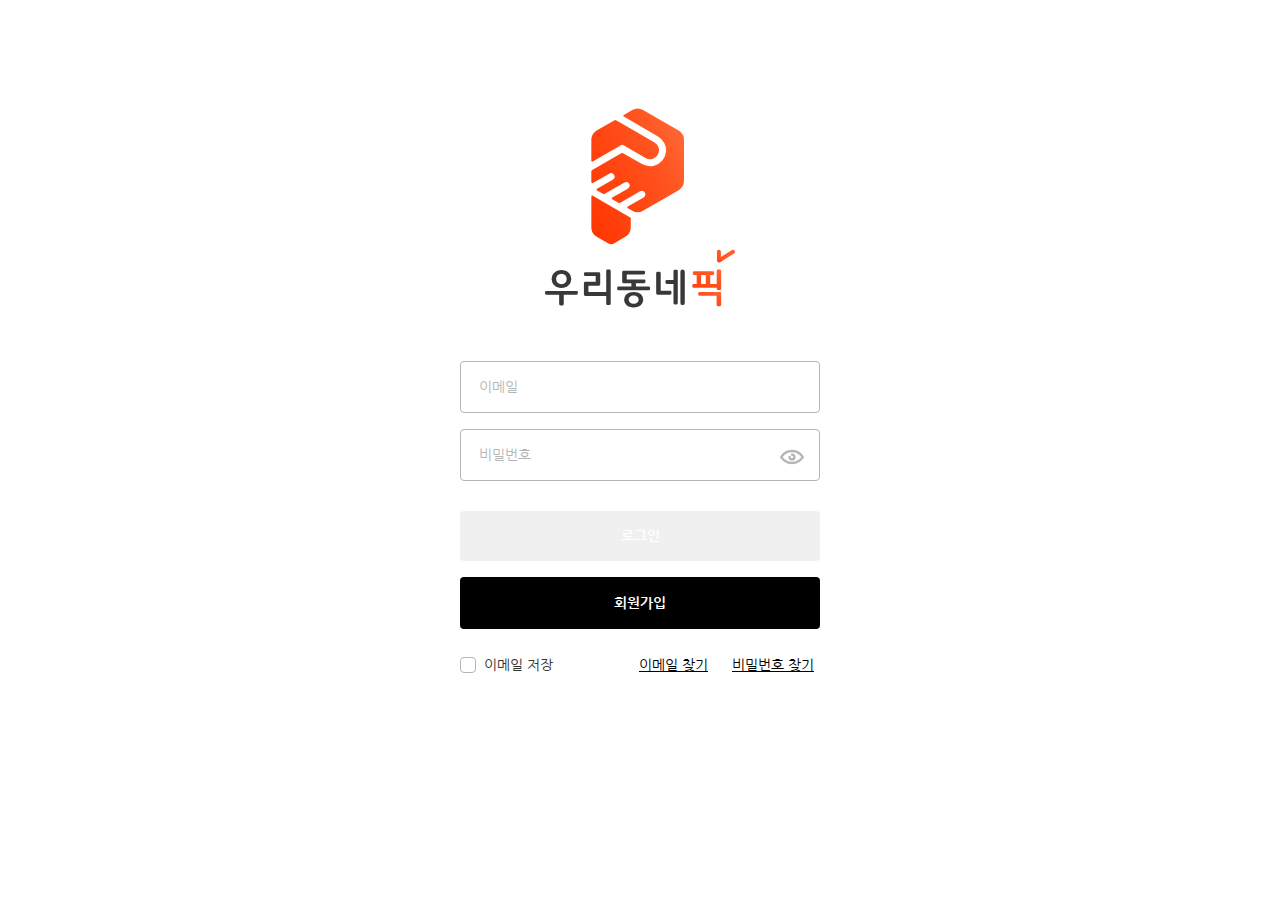
<file: index.html>
<!DOCTYPE html>
<html lang="en">

<head>
    <meta charset="UTF-8">
    <meta http-equiv="X-UA-Compatible" content="IE=edge">
    <meta name="viewport" content="width=device-width, initial-scale=1.0">
    <title>우리동네픽</title>
    <link rel="shortcut icon" href="img/title_icon2x.ico">
    <!-- 나눔고딕 -->
    <link href="https://fonts.googleapis.com/css?family=Nanum+Gothic&display=swap" rel="stylesheet">
    <link rel="stylesheet" href="css/reset.css">
    <link rel="stylesheet" href="css/login.css">
    <link rel="stylesheet" href="css/jellycheck.css">
</head>

<body>
    <div class="wrap" id="wrap">
        <header class="header" role="banner">
            <!-- <button class="btn-night">나이트 모드</button> -->
            <div class="header-inner">
                <img src="img/main-logo.svg" class="logo" alt="우리동네픽 로고">
            </div>
        </header>
        <div class="container" id="container">
            <!-- content -->
            <div class="content">
                <div class="login-wrap">
                    <div class="logint-fail-wrap-position"></div>
                    <!-- <div class="login-fail-wrap">
                        <img class="info-red" src="./img/info-white.svg" alt="info-red">
                        <p>아이디(이메일) 또는 비밀번호가<br/>일치하지 않습니다.</p>
                    </div> -->
                    <form class="form-login">
                        <div class="input-row" id="id_line">
                            <input type="text" name="id" id="id" placeholder="이메일" class="input-text" max="41" autocomplete="off" onkeyup="checkValue()">
                            <!-- <p class="fail-text">이메일을 올바르게 입력해주세요</p> -->
                        </div>
                        <div class="input-row" id="pw_line">
                            <input type="password" name="pw" id="pw" placeholder="비밀번호" class="input-text" max="16" onkeyup="checkValue()">
                            <img class="pw-eye" src="./img/pw_eye.svg" alt="eye-icon" id="pw_eye">
                        </div>
                    </form>
                    <div class="btn-login-wrap">
                        <button type="submit" class="btn-login" id="btn_login">로그인</button>
                    </div>
                    <a href="join.html" rel="stylesheet" class="link-join">회원가입</a>
                    <div class="login-keep-find-wrap">
                        <form class="login-keep-wrap">
                            <!-- <input id="keep" type="checkbox">
                            <label for="keep"><em></em>이메일 저장</label> -->
                            <label class="jellycheck">
                                <input type="checkbox" id="keep">
                                <span class="icon"></span>
                                <span class="label-text">이메일 저장</span>
                            </label>
                        </form>
                        <span class="login-find-wrap">
                            <button class="textButton" id="findID">이메일 찾기</button>
                            <a href=""></a>
                            <button class="textButton" id="findPW">비밀번호 찾기</button>
                        </span>
                    </div>
                </div>
            </div>
        </div>
        <!-- content -->
    </div>
    <script src="script/login.js"></script>
</body>

</html>
</file>
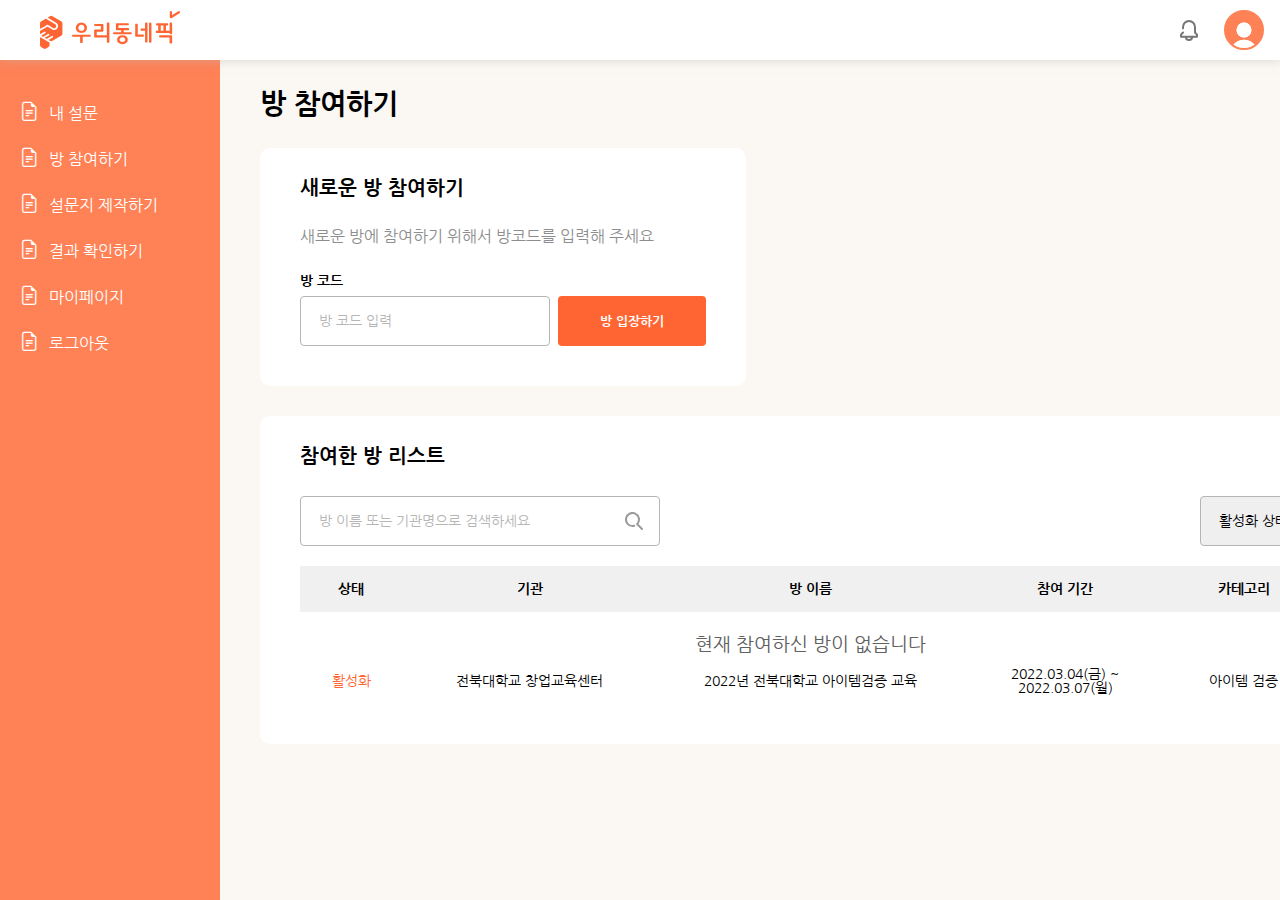
<file: home.html>
<!DOCTYPE html>
<html lang="ko">

<head>
    <meta charset="UTF-8">
    <meta http-equiv="X-UA-Compatible" content="IE=edge">
    <meta name="viewport" content="width=device-width, initial-scale=1.0">
    <title>우리동네픽</title>
    <link rel="stylesheet" href="https://cdn.jsdelivr.net/npm/bootstrap-icons@1.8.1/font/bootstrap-icons.css">
    <!-- 나눔고딕 -->
    <link href="https://fonts.googleapis.com/css?family=Nanum+Gothic&display=swap" rel="stylesheet">
    <link rel="stylesheet" href="./css/reset.css">
    <link rel="stylesheet" href="./css/header.css">
    <link rel="stylesheet" href="./css/navigation.css">
    <!-- <link rel="stylesheet" href="./css/board01.css"> -->
    <link rel="stylesheet" href="./css/room_join.css">
    <!-- 아이콘 -->
    <link rel="shortcut icon" href="img/title_icon2x.ico">
    <style>
        body {
            background-color: #FBF7F2;
        }
    </style>
</head>

<body>
    <header class="header">
        <div class="header-wrapper">
            <h1 class="header-start">
                <!-- <button class="header-hamberger">&#9776;</button> -->
                <div class="header-logo"></div>
            </h1>
            <div class="header-center"></div>
            <div class="header-end">
                <button class="header-alarm"></button>
                <button class="header-profile"></button>
            </div>
        </div>
    </header>

    <nav class="nav">
        <ul class="nav-wrapper">
            <li>
                <button class="nav-menu" type="button">
                    <i class="bi bi-file-earmark-text"></i>
                    <p class="nav-text">내 설문</p>
                </button>
            </li>
            <li>
                <button class="nav-menu" type="button">
                    <i class="bi bi-file-earmark-text"></i>
                    <p class="nav-text">방 참여하기</p>
                </button>
            </li>
            <li>
                <button class="nav-menu" type="button">
                    <i class="bi bi-file-earmark-text"></i>
                    <p class="nav-text">설문지 제작하기</p>
                </button>
            </li>
            <li>
                <button class="nav-menu" type="button">
                    <i class="bi bi-file-earmark-text"></i>
                    <p class="nav-text">결과 확인하기</p>
                </button>
            </li>
            <li>
                <button class="nav-menu" type="button">
                    <i class="bi bi-file-earmark-text"></i>
                    <p class="nav-text">마이페이지</p>
                </button>
            </li>
            <li>
                <button class="nav-menu" type="button">
                    <i class="bi bi-file-earmark-text"></i>
                    <p class="nav-text">로그아웃</p>
                </button>
            </li>
        </ul>
    </nav>

    <div class="content-wrapper">
        <article class="content">
            <header>방 참여하기</header>
            <div class="box-room-join">
                <p class="content-header">새로운 방 참여하기</p>
                <p class="content-text">새로운 방에 참여하기 위해서 방코드를 입력해 주세요</p>
                <form class="form-room-join">
                    <div class="form-input">
                        <label for="room_number">방 코드</label>
                        <input class="form-input-text-small" placeholder="방 코드 입력" id="room_number" type="number">
                    </div>
                    <button type="submit" class="button-small" >방 입장하기</button>
                </form>
            </div>

            <div class="box-room-list">
                <p class="content-header">참여한 방 리스트</p>
                <form class="form-room-list">
                    <input class="form-search-room-list" placeholder="방 이름 또는 기관명으로 검색하세요" id="room_search" type="text">
                    <img class="form-search-icon" src="./img/search_icon.svg" alt="search_icon">
                    <select class="form-select-sort" name="sort" id="sort">
                        <option value="state">활성화 상태</option>
                        <option value="date">참여기간</option>
                        <option value="cate">카테고리</option>
                    </select>
                    <img class="select-arrow" src="./img/arrow_down_small.svg" alt="arrow_down_small">
                </form>
                <div class="title-room-list">
                    <span class="title-state">상태</span>
                    <span class="title-company">기관</span>
                    <span class="title-name">방 이름</span>
                    <span class="title-date">참여 기간</span>
                    <span class="title-cate">카테고리</span>
                </div>
                <p id="list_none">현재 참여하신 방이 없습니다</p>
                <ul class="list-room">
                    <li>
                        <span class="list-state">활성화</span>
                        <span class="list-company">전북대학교 창업교육센터</span>
                        <span class="list-name">2022년 전북대학교 아이템검증 교육</span>
                        <span class="list-date">2022.03.04(금) ~ 2022.03.07(월)</span>
                        <span class="list-cate">아이템 검증</span>
                    </li>
                </ul>
            </div>
            
        </article>
    </div>

</body>

</html>
</file>
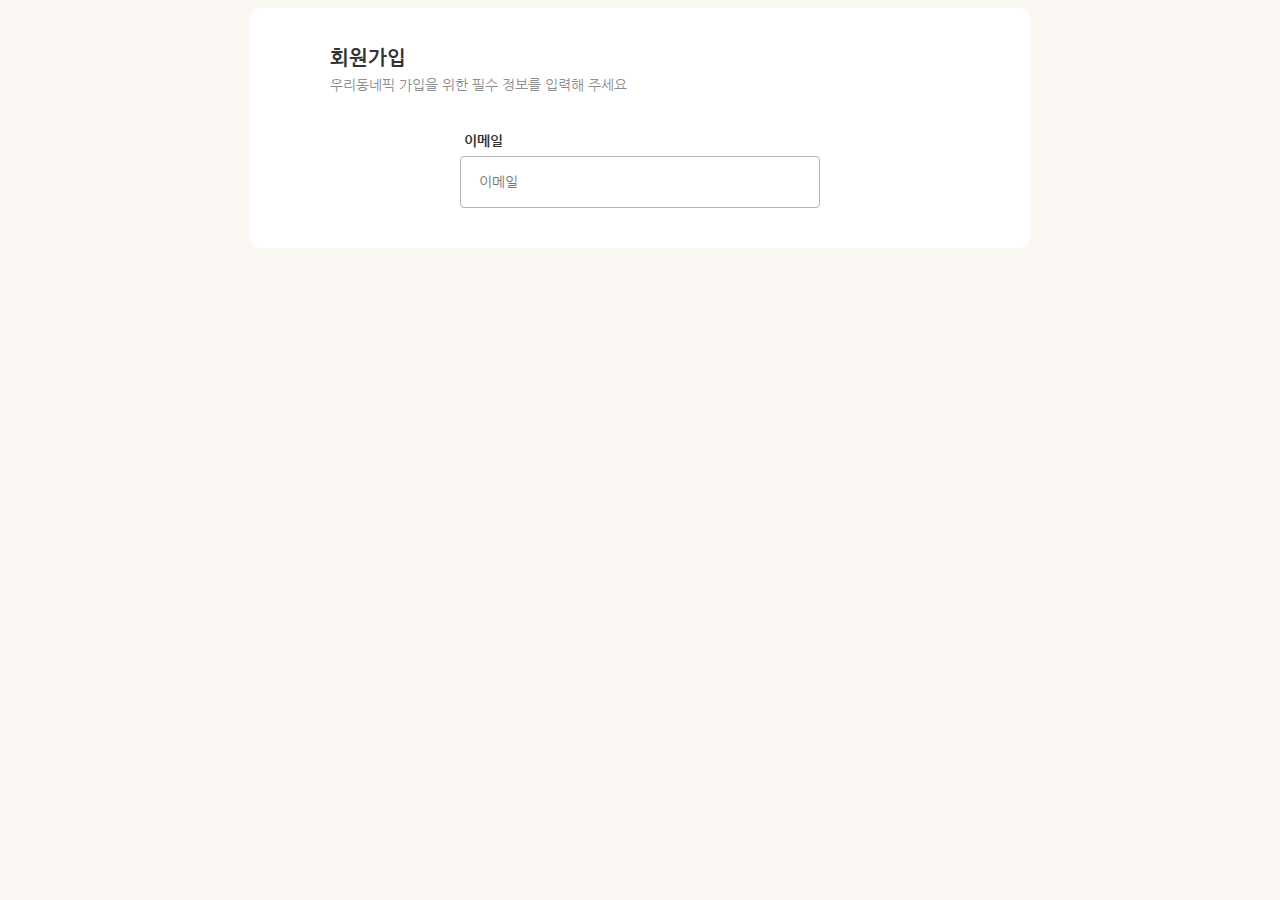
<file: join.html>
<!DOCTYPE html>
<html lang="ko">
<head>
    <meta charset="UTF-8">
    <meta http-equiv="X-UA-Compatible" content="IE=edge">
    <meta name="viewport" content="width=device-width, initial-scale=1.0">
    <title>우리동네픽 : 회원가입</title>
    <link rel="shortcut icon" href="img/title_icon2x.ico">
    <link href="https://fonts.googleapis.com/css?family=Nanum+Gothic&display=swap" rel="stylesheet">
    <link rel="stylesheet" href="css/join.css">
    <style>
        body {
            background-color: #FBF7F2;
        }
    </style>
</head>
<body>
    <div class="wrpa" id="wrpa">
        <div class="container" id="container">
            <div class="content">
                <div class="join-wrap">
                    <div class="title-wrap">
                        <span class="join-wrap-title">회원가입</span>
                        <span class="join-wrap-title-sub">우리동네픽 가입을 위한 필수 정보를 입력해 주세요</span>
                    </div>
                    <div class="join-form-wrap">
                        <div class="input-row" id="pw_line">
                            <label for="id">이메일</label>
                            <input type="text" name="id" id="id" placeholder="이메일" class="input-text" max="41" autocomplete="off" onkeyup="checkValue()">
                        </div>
                    </div>
                </div>
            </div>
        </div>
    </div>
</body>
</html>
</file>
<file: css/login.css>
.wrap{
    position: relative;
    height: 100%;
}
.content{
    font-family: 나눔고딕, 'NanumGothic', Nanum Gothic, sans-serif;
}
header{
    display: block;
}
.header-inner{
    position: relative;
    width: auto;
    margin: 0 40px;
    text-align: center;
}
.logo{
    display: inline-block;
    width: 190px;
    height: 200px;
    margin-top: 108px;
    margin-bottom: 50px;
}
.login-wrap{
    width: 360px;
    margin: 0 auto;
}
.input-row{
    position: relative;
    margin-bottom: 16px;
}
/*
.input-row:hover{
    border: 1px solid #FF8257;
    outline: 1px solid #FF8257;
}
.input-row-focus{
    position: relative;
    display: block;
    height: 100%;
    padding: 18px;
    margin-bottom: 16px;
    border: 1px solid #B5B5B5;
    border-radius: 4px;
    text-align: left;
    border: 1px solid #FF8257;
    outline: 1px solid #FF8257;
} */
[class ^='input-text']{
    all: unset;
    display: inline-block;
    padding: 16px 18px;
    width: calc(100% - 38px);
    border: 1px solid #B5B5B5;
    border-radius: 4px;
    text-align: left;
    font-size: 0.875rem;
    font-weight: 400;
}
.input-text::placeholder{
    font-size: 0.875rem;
    color: #B5B5B5;
}
[class $='activate']{
    border: 1px solid #FF8257;
    outline: 1px solid #FF8257;
}
[class $='error']{
    border: 1px solid #F25757;
    outline: 1px solid #F25757;
}
.btn-login-wrap{
    margin-top: 30px;
    margin-bottom: 16px;
}
.btn-login{
    display: block;
    width: 100%;
    font-size: .875rem;
    color: white;
    font-weight: 700;
    text-align: center;
    padding: 18px 0 18px 0;
    border: none;
    border-radius: 4px;
    background-color: #FF6532;
    cursor: pointer;
}
a{
    color: inherit;
    text-decoration: none;
}
.btn-login{
    display: block;
    width: 100%;
}
.link-join{
    display: block;
    width: 100%;
    font-size: .875rem;
    color: white;
    font-weight: 700;
    text-align: center;
    padding: 19px 0 19px 0;
    border: none;
    border-radius: 4px;
    background-color: #000;
    cursor: pointer;
}
.login-keep-find-wrap{
    position: relative;
    margin-top: 26px;
    display: flex;
    justify-content: space-between;
}
.login-keep-wrap{
    display: flex;
    align-items: center;
}
input[id='keep']{
    display: none;
}
input[id='keep'] + label em {
    display: inline-block;
    width: 16px;
    height: 16px;
    margin-right: 8px;
    background: url(../img/check_off.svg) 0 0 no-repeat;
    vertical-align: middle;
}
input[id='keep']:checked + label em {
    background: url(../img/check_on.svg) 0 0 no-repeat;
    vertical-align: middle;
}
.pw-eye{
    display: block;
    position: absolute;
    top: 16px;
    right: 16px;
    width: 24px;
    height: 24px;
    cursor: pointer;
}
label{
    font-family: 나눔고딕, 'NanumGothic', Nanum Gothic, sans-serif;
    font-size: .875rem;
    color: #333333;
    cursor: pointer;
}
.textButtonWrap{
    display: flex;
    justify-content: left;
}
.textButton{
    font-size: 14px;
    text-decoration: underline;
    text-underline-offset: 0.1em;
    background-color: transparent;
    border: none;
    cursor: pointer;
    margin-left: 8px;
}
.clock{
    margin: 0 0 50px 0;
    color:  #B5B5B5;
    height: 10px;
    display: flex;
    flex-direction: column;
    justify-content: center;
    align-items: center;
}
#today{
    font-family: 'LAB디지털';
    font-size: 18px;
}
#time{
    color: #000;
    font-family: 'LAB디지털';
    font-size: 40px;
}

.login-fail-wrap{
    display: flex;
    align-items: center;
    justify-content: left;
    border-radius: 4px;
    padding: 18px;
    background-color: #F25757;
    color: white;
    font-family: 나눔고딕, 'NanumGothic', Nanum Gothic, sans-serif;
    font-size: 0.875rem;
    font-weight: 500;
    margin-bottom: 30px;
}
.info-red{
    width: 24px;
    height: 24px;
    margin-right: 10px;
}
.fail-text{
    margin-top: 8px;
    font-size: 0.75rem;
    color: #F25757;
}
</file>
<file: css/jellycheck.css>
.jellycheck input{
    display: none;
}
.jellycheck span{
    display: inline-block;
    vertical-align: middle;
    cursor: pointer;
}
.jellycheck .icon{
    position: relative;
    width: 16px;
    height: 16px;
    border: 1px solid #B5B5B5;
    border-radius: 4px;
    transition: background 0.15 ease;
    /* 애니메이션 효과를 줄 수 있는 속성 */
}
.jellycheck .icon::after{
    content: '';
    position: absolute;
    top: 1px;
    left: 4px;
    width: 4px;
    height: 8px;
    border-right: 2px solid white;
    border-bottom: 2px solid white;
    transform: rotate(45deg) scale(0);
    transition: all 0.3s ease;
    transition-delay: 0.15s;
    opacity: 0;
}
.jellycheck .label-text {
    font-size: .875rem;
    color: #333333;
    margin-left: 4px;
} 
.jellycheck input:checked ~ .icon{
    border-color: transparent;
    background: #FF6532;
    animation: jelly 0.6s ease;
}
.jellycheck input:checked ~ .icon::after{
    opacity: 1;
    transform: rotate(45deg) scale(1);
}
@keyframes jelly {
                        /* 가로, 세로 */
    form {transform: scale(1. 1);}
    30% {transform: scale(1.25, 0.75);}
    40% {transform: scale(0.75, 1.25);}
    50% {transform: scale(1.15, 0.85);}
    65% {transform: scale(0.95, 1.05);}
    75% {transform: scale(1.05, 0.95);}
    to {transform: scale(1, 1);}
}
</file>
<file: css/header.css>
.header{
    position: fixed;
    top: 0;
    left: 0;
    width: 100%;
    background-color: #fff;
    box-shadow: 0 0 10px rgba(181, 181, 181, .50);
    z-index: 20;
}
.header-wrapper{
    display: flex;
    align-items: center;
    justify-content: space-between;
}
.header-start{
    display: flex;
    align-items: center;
    height: 60px;
    /* line-height: 40px; */
}
.header-hamberger{
    border: none;
    background-color: transparent;
    font-size: 1.5rem;
}
.header-logo{
    width: 220px;
    height: 60px;
    background-image: url(../img/side_logo.svg);
    background-size: 140px;
    background-position: center;
    background-repeat: no-repeat;
}
.header-end{
    display: flex;
    align-items: center;
    height: 60px;
    padding: 12px 16px 12px 16px;
}
.header-alarm{
    width: 30px;
    height: 30px;
    border: none;
    background-image: url(../img/alarm.svg);
    background-size: 18px;
    background-position: center;
    background-repeat: no-repeat;
    background-color: transparent;
    cursor: pointer;
    margin-right: 20px;
}
.header-profile{
    width: 40px;
    height: 40px;
    border: 2px solid #FF8257;
    border-radius: 50px;
    background-image: url(../img/profile.svg);
    background-size: 40px;
    background-position: center;
    background-repeat: no-repeat;
    background-color: transparent;
    cursor: pointer;
}
</file>
<file: css/navigation.css>
.nav{
    position: fixed;
    top: 0;
    left: 0;
    z-index: 10;
}
.nav-wrapper{
    min-width: 220px;
    min-height: 100vh;
    background-color: #FF8257;
    padding: 90px 0 0 0;
    list-style: none;
}
.nav-wrapper li{
    display: flex;
}
.nav-menu{
    display: flex;
    align-items: center;
    width: 100%;
    height: 56px;
    background-color: #FF8257;
    padding-left: 20px;
    border: none;
    font-size: 1rem;
    font-family: 나눔고딕, 'NanumGothic', Nanum Gothic, sans-serif;
    color: white;
    cursor: pointer;
}
i{
    font-size: 1.2rem;
    margin-right: 10px;
}
.nav-menu:hover{
    background-color: white;
    color: #FF8257;
    font-weight: 600;
}
</file>
<file: css/room_join.css>
.content-wrapper{
    position: relative;
    margin: 60px 0 0 220px;    
}
.content{
    width: 1140px;
    padding-top: 30px;
    padding: 30px 0 0 40px;
    margin: 0 auto 0;
    font-family: 나눔고딕, 'NanumGothic', Nanum Gothic, sans-serif;
}
header{
    font-size: 1.75rem;
    font-weight: 600;
    margin-bottom: 30px;
}
.box-room-join{
    display: inline-block;
    width: auto;
    height: auto;
    padding: 30px 40px 40px 40px;
    margin-bottom: 30px;
    border-radius: 10px;
    background-color: white;
}
.content-header{
    font-size: 1.25rem;
    font-weight: 600;
    margin-bottom: 30px;
}
.content-text{
    color: #8d8d8d;
}
.form-room-join{
    margin-top: 30px;
    display: flex;
    flex-direction: row;
    justify-content: space-between;
    align-items: flex-end;
}
label{
    display: block;
    max-width: 100%;
    font-size: .875rem;
    font-weight: 600;
    margin-bottom: 8px;
}
.form-input-text-small{
    width: 250px;
    height: 50px;
    margin-right: 8px;
    padding-left: 18px;
    border: 1px solid #b5b5b5;
    border-radius: 4px;
    font-size: .875rem;
}
input::placeholder{
    color: #b5b5b5;
    font-size: .875rem;
}
.button-small{
    width: 148px;
    height: 50px;
    font-weight: 600;
    color: white;
    background-color: #ff6532;
    border: none;
    border-radius: 4px;
    
}
.box-room-list{
    width: auto;
    height: auto;
    padding: 30px 40px 40px 40px;
    border-radius: 10px;
    background-color: white;
}
[class ^="aaa"]{
    width: 50px;
    height: 30px;
    background-color: red;
}
.aaa-bbb{
    background-color: black;
}
.form-room-list{
    display: flex;
    justify-content: space-between;
    align-items: center;
    position: relative;
    margin-bottom: 20px;
}
.form-search-room-list{
    width: 360px;
    height: 50px;
    padding: 14px 35px 14px 18px;
    border: 1px solid #b5b5b5;
    border-radius: 4px;
    font-size: .875rem;
}
.form-search-icon{
    position: absolute;
    width: 18px;
    height: 18px;
    left: 325px;
}
.form-select-sort{
    width: 120px;
    height: 50px;
    padding-left: 18px;
    border: 1px solid #b5b5b5;
    border-radius: 4px;
    font-size: .875rem;
    appearance: none;
    /* 기존 화살표 제거 */
}
.select-arrow{
    position: absolute;
    width: 11px;
    right: 10px;
}
.title-room-list{
    width: 100%;
    height: 46px;
    display: flex;
    align-items: center;
    background-color: #f0f0f0;
    font-size: .875rem;
    font-weight: 600;
    text-align: center;
}
.title-room-list > span{
    display: inline-block;
}
.title-state{
    width: 10%;
}
.title-company{
    width: 25%;
}
.title-name{
    width: 30%;
}
.title-date{
    width: 20%;
}
.title-cate{
    width: 15%;
}
li{
    display: flex;
    height: 46px;
    align-items: center;
    font-size: .875rem;
    text-align: center;
    cursor: pointer;
}
li:hover{
    background-color: #f8f8fa;
}
#list_none{
    margin-top: 23px;
    height: 23px;
    text-align: center;
    font-size: 1.2rem;
    color: #606060;
}
li > span{
    display: inline-block;
}
.list-state{
    width: 10%;
    color: #ff6532;
}
.list-company{
    width: 25%;
}
.list-name{
    width: 30%;
}
.list-date{
    width: 20%;
}
.list-cate{
    width: 15%;
}
</file>
<file: css/join.css>
.wrpa{
    position: relative;
    height: 100%;
    font-family: 나눔고딕, 'NanumGothic', Nanum Gothic, sans-serif;
    font-size: 0.875rem;
    color: #333333;
}
.join-wrap{
    box-sizing: border-box;
    width: 780px;
    padding: 40px 0 40px 0;
    margin: 0 auto;
    background-color: white;
    border-radius: 10px;
}
.title-wrap{
    padding: 0 80px 0 80px;
    margin-bottom: 40px;
}
[class ^='join-wrap-title']{
    font-size: 1.25rem;
    font-weight: 700;
    display: block;
}
[class $='sub']{
    margin-top: 8px;
    font-size: 0.875rem;
    font-weight: 500;
    color: #8d8d8d;
}
.join-form-wrap{
    padding: 0 210px;
}
label{
    display: block;
    padding-left: 4px;
    margin-bottom: 8px;
    font-weight: 700;
}
[class ^='input-text']{
    all: unset;
    display: inline-block;
    padding: 16px 18px;
    width: calc(100% - 38px);
    border: 1px solid #B5B5B5;
    border-radius: 4px;
    text-align: left;
    font-size: 0.875rem;
    font-weight: 400;
}
</file>
